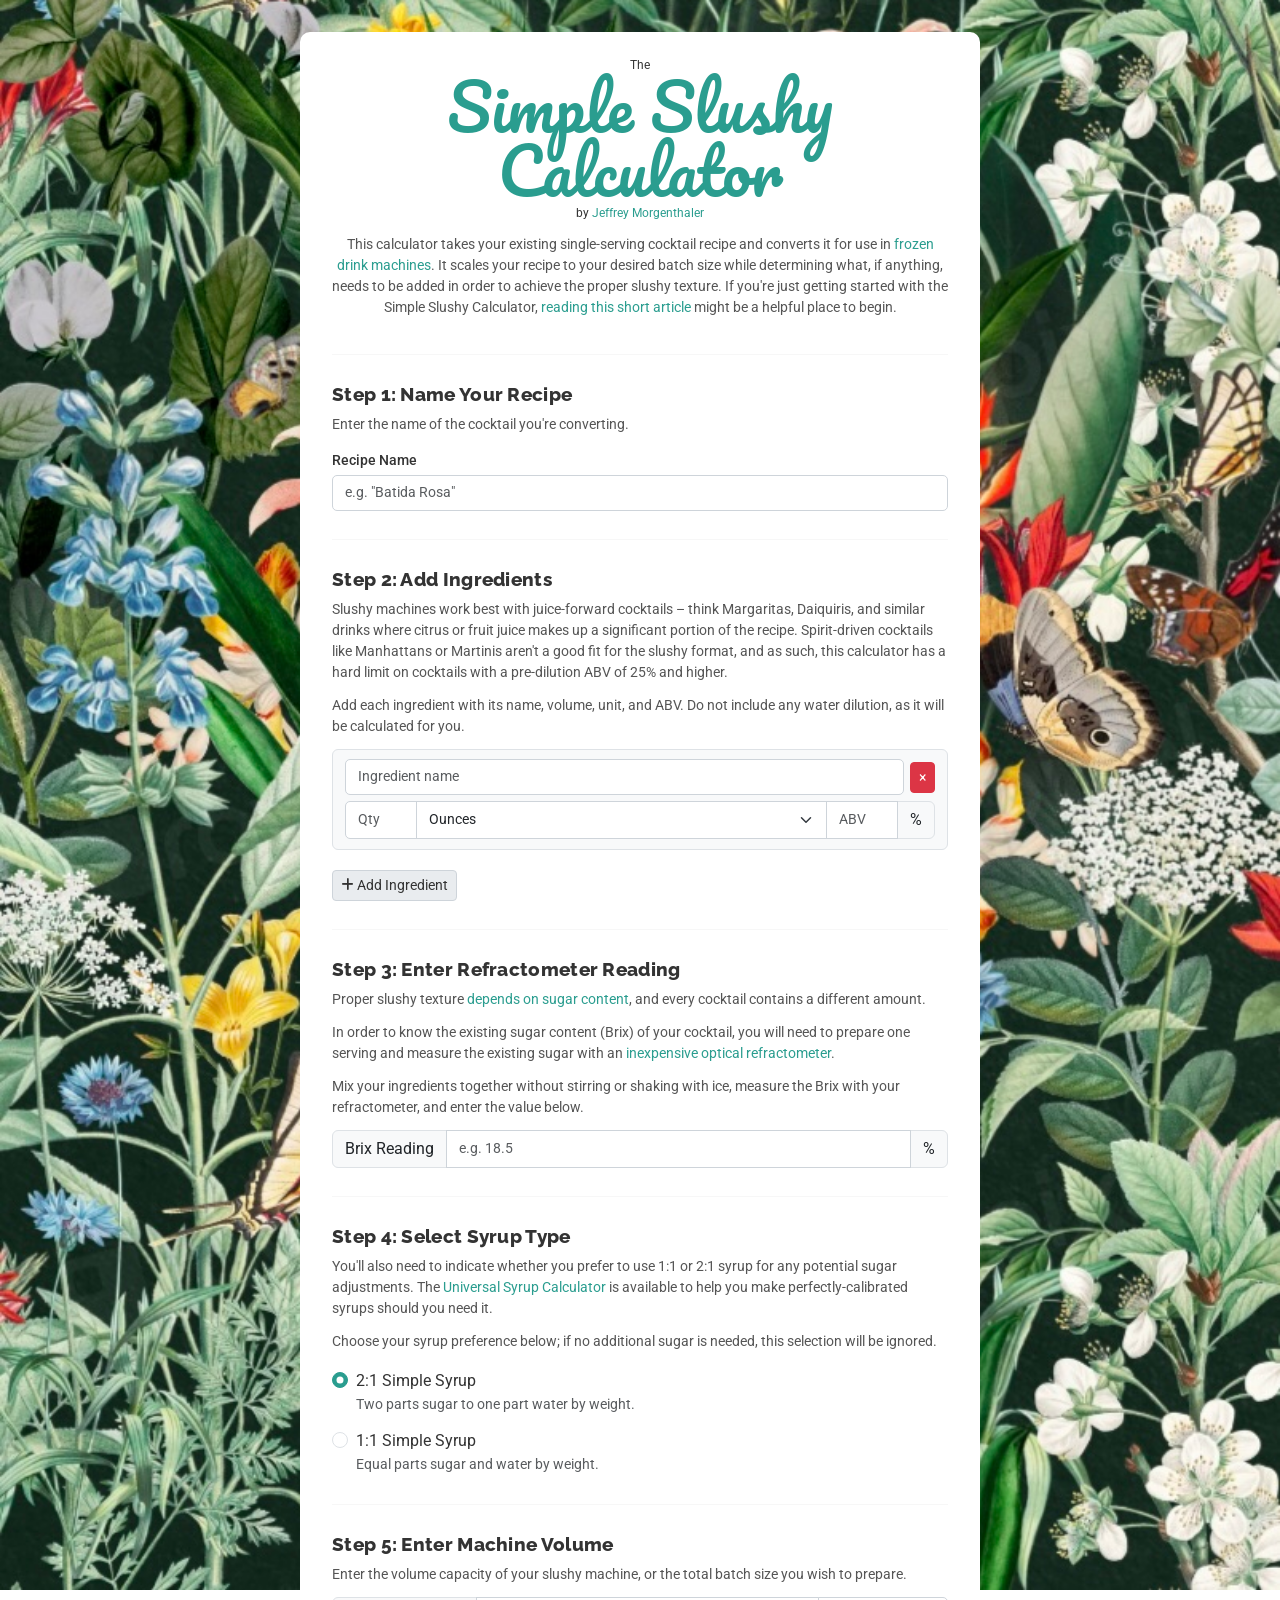
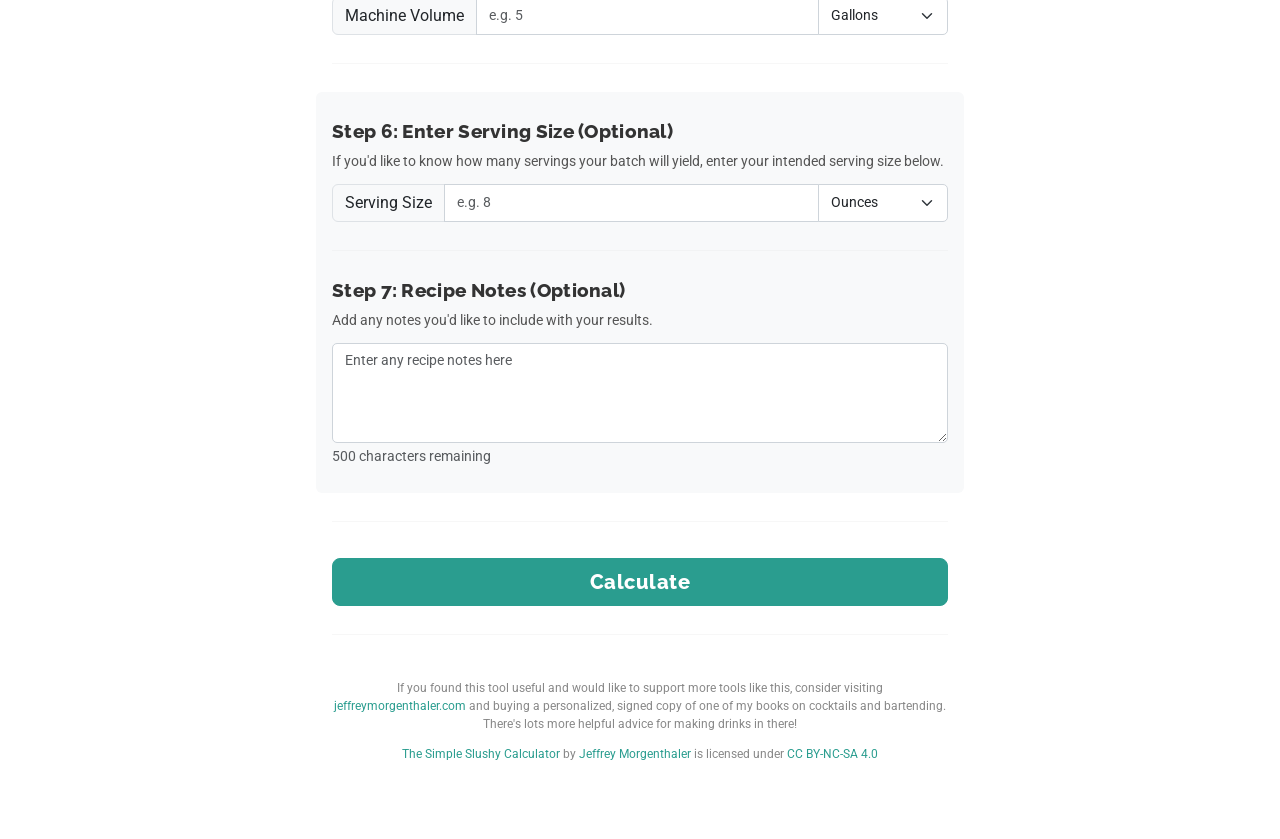
<file: index.html>
<!DOCTYPE html>
<html lang="en">
<head>
  <meta charset="UTF-8">
  <meta name="viewport" content="width=device-width, initial-scale=1.0">
  <meta name="description" content="Convert any cocktail recipe for a slushy machine. The Simple Slushy Calculator handles Brix correction, ABV targeting, and scaling to your machine volume — automatically.">
  <meta name="keywords" content="slushy calculator, frozen cocktail calculator, batch slushy, Ninja SLUSHi, cocktail brix, slushy machine cocktail, frozen drink recipe, Jeffrey Morgenthaler">
  <title>The Simple Slushy Calculator — Convert Any Cocktail for a Slushy Machine</title>

  <!-- Open Graph -->
  <meta property="og:title" content="The Simple Slushy Calculator — Convert Any Cocktail Recipe">
  <meta property="og:description" content="Convert any cocktail recipe for a slushy machine. Scales your batch and calculates exactly what to add for perfect texture.">
  <meta property="og:image" content="https://slushycalc.com/og-image.jpg">
  <meta property="og:url" content="https://slushycalc.com">
  <meta property="og:type" content="website">

  <!-- Twitter/X -->
  <meta name="twitter:card" content="summary_large_image">
  <meta name="twitter:title" content="The Simple Slushy Calculator">
  <meta name="twitter:description" content="Convert any cocktail recipe for a slushy machine.">
  <meta name="twitter:image" content="https://slushycalc.com/og-image.jpg">

  <!-- Bootstrap 5 -->
  <link href="https://cdn.jsdelivr.net/npm/bootstrap@5.3.3/dist/css/bootstrap.min.css" rel="stylesheet">

  <!-- Google Fonts -->
  <link href="https://fonts.googleapis.com/css2?family=Pacifico&family=Raleway:wght@400;600;800&family=Roboto:wght@400;500;700&display=swap" rel="stylesheet">

  <!-- Font Awesome -->
  <link rel="stylesheet" href="https://cdnjs.cloudflare.com/ajax/libs/font-awesome/6.5.0/css/all.min.css">

  <!-- Favicons -->
  <link rel="icon" type="image/png" href="/favicon-96x96.png" sizes="96x96" />
  <link rel="icon" type="image/svg+xml" href="/favicon.svg" />
  <link rel="shortcut icon" href="/favicon.ico" />
  <link rel="apple-touch-icon" sizes="180x180" href="/apple-touch-icon.png" />
  <meta name="apple-mobile-web-app-title" content="SlushyCalc" />
  <link rel="manifest" href="/site.webmanifest" />
  <meta name="theme-color" content="#2a9d8f">

  <link rel="stylesheet" href="style.css">
</head>
<body>

  <div class="form-container">

    <!-- HEADER -->
    <header>
      <p class="the">The</p>
      <h1>Simple Slushy Calculator</h1>
      <p class="byline">by <a href="https://jeffreymorgenthaler.com/" target="_blank" aria-label="Jeffrey Morgenthaler's website, opens in a new window">Jeffrey Morgenthaler</a></p>
      <p class="description">This calculator takes your existing single-serving cocktail recipe and converts it for use in <a href="https://amzn.to/4ui2Vpk" target="_blank" aria-label="Buy a frozen drink machine, opens in a new window">frozen drink machines</a>. It scales your recipe to your desired batch size while determining what, if anything, needs to be added in order to achieve the proper slushy texture. If you're just getting started with the Simple Slushy Calculator, <a href="https://jeffreymorgenthaler.com/the-simple-slushy-calculator/" target="_blank" aria-label="Read about how the Simple Slushy Calculator works, opens in a new window">reading this short article</a> might be a helpful place to begin.</p>
    </header>

    <hr>

    <!-- STEP 1: RECIPE NAME -->
    <section id="section-name" aria-labelledby="step1-heading">
      <h2 class="step-title" id="step1-heading">Step 1: Name Your Recipe</h2>
      <p>Enter the name of the cocktail you're converting.</p>
      <label for="recipe-name" class="form-label">Recipe Name</label>
      <input type="text" id="recipe-name" class="form-control" placeholder="e.g. &quot;Batida Rosa&quot;" autocomplete="off">
    </section>

    <hr>

    <!-- STEP 2: INGREDIENTS -->
    <section id="section-ingredients" aria-labelledby="step2-heading">
      <h2 class="step-title" id="step2-heading">Step 2: Add Ingredients</h2>
      <p>Slushy machines work best with juice-forward cocktails – think Margaritas, Daiquiris, and similar drinks where citrus or fruit juice makes up a significant portion of the recipe. Spirit-driven cocktails like Manhattans or Martinis aren't a good fit for the slushy format, and as such, this calculator has a hard limit on cocktails with a pre-dilution ABV of 25% and higher.</p>
      <p>Add each ingredient with its name, volume, unit, and ABV. Do not include any water dilution, as it will be calculated for you.</p>

      <ul id="ingredient-list" class="list-unstyled" aria-label="Ingredient list">
        <!-- Rows added dynamically -->
      </ul>

      <button id="add-ingredient" class="btn btn-secondary btn-sm mt-1" type="button" aria-label="Add another ingredient">
        <i class="fas fa-plus" aria-hidden="true"></i> Add Ingredient
      </button>
    </section>

    <hr>

    <!-- STEP 3: REFRACTOMETER READING -->
    <section id="section-brix" aria-labelledby="step3-heading">
      <h2 class="step-title" id="step3-heading">Step 3: Enter Refractometer Reading</h2>
      <p>Proper slushy texture <a href="https://jeffreymorgenthaler.com/how-to-use-a-slushie-machine/" target="_blank" aria-label="Learn more about sugar content in slushies, opens in a new window">depends on sugar content</a>, and every cocktail contains a different amount.</p>
      <p>In order to know the existing sugar content (Brix) of your cocktail, you will need to prepare one serving and measure the existing sugar with an <a href="https://amzn.to/48ZJlG4" target="_blank" aria-label="Buy an optical refractometer, opens in a new window">inexpensive optical refractometer</a>.</p>
      <p>Mix your ingredients together without stirring or shaking with ice, measure the Brix with your refractometer, and enter the value below.</p>
      <div class="input-group">
        <span class="input-group-text" id="brix-label">Brix Reading</span>
        <input type="number" id="brix-input" class="form-control" placeholder="e.g. 18.5" min="0" max="100" step="0.1" aria-labelledby="brix-label" aria-describedby="brix-unit">
        <span class="input-group-text" id="brix-unit">%</span>
      </div>
    </section>

    <hr>

    <!-- STEP 4: SYRUP TYPE -->
    <section id="section-syrup" aria-labelledby="step4-heading">
      <h2 class="step-title" id="step4-heading">Step 4: Select Syrup Type</h2>
      <p>You'll also need to indicate whether you prefer to use 1:1 or 2:1 syrup for any potential sugar adjustments. The <a href="https://syrupcalc.com/" target="_blank" aria-label="Universal Syrup Calculator, opens in a new window">Universal Syrup Calculator</a> is available to help you make perfectly-calibrated syrups should you need it.</p>
      <p>Choose your syrup preference below; if no additional sugar is needed, this selection will be ignored.</p>

      <div class="form-check">
        <input class="form-check-input" type="radio" name="syrup-type" id="syrup-2to1" value="67" checked>
        <label class="form-check-label" for="syrup-2to1">2:1 Simple Syrup</label>
        <small class="text-muted d-block">Two parts sugar to one part water by weight.</small>
      </div>
      <div class="form-check mt-2">
        <input class="form-check-input" type="radio" name="syrup-type" id="syrup-1to1" value="50">
        <label class="form-check-label" for="syrup-1to1">1:1 Simple Syrup</label>
        <small class="text-muted d-block">Equal parts sugar and water by weight.</small>
      </div>
    </section>

    <hr>

    <!-- STEP 5: MACHINE VOLUME -->
    <section id="section-volume" aria-labelledby="step5-heading">
      <h2 class="step-title" id="step5-heading">Step 5: Enter Machine Volume</h2>
      <p>Enter the volume capacity of your slushy machine, or the total batch size you wish to prepare.</p>
      <div class="input-group">
        <span class="input-group-text" id="machine-volume-label">Machine Volume</span>
        <input type="number" id="machine-volume" class="form-control" placeholder="e.g. 5" min="0.1" step="0.1" aria-labelledby="machine-volume-label">
        <select id="machine-unit" class="form-select" style="max-width: 130px;" aria-label="Volume unit">
          <option value="oz">Ounces</option>
          <option value="qt">Quarts</option>
          <option value="gal" selected>Gallons</option>
          <option value="l">Liters</option>
        </select>
      </div>
    </section>

    <hr>

    <!-- OPTIONAL STEPS WRAPPER -->
    <div id="optional-steps">

    <!-- STEP 6: SERVING SIZE (OPTIONAL) -->
    <section id="section-serving" aria-labelledby="step6-heading">
      <h2 class="step-title" id="step6-heading">Step 6: Enter Serving Size (Optional)</h2>
      <p>If you'd like to know how many servings your batch will yield, enter your intended serving size below.</p>
      <div class="input-group">
        <span class="input-group-text" id="serving-size-label">Serving Size</span>
        <input type="number" id="serving-size" class="form-control" placeholder="e.g. 8" min="0.1" step="0.5" aria-labelledby="serving-size-label">
        <select id="serving-unit" class="form-select" style="max-width: 130px;" aria-label="Serving size unit">
          <option value="oz">Ounces</option>
          <option value="ml">Milliliters</option>
        </select>
      </div>
    </section>

    <hr>

    <!-- STEP 7: RECIPE NOTES (OPTIONAL) -->
    <section id="section-notes" aria-labelledby="step7-heading">
      <h2 class="step-title" id="step7-heading">Step 7: Recipe Notes (Optional)</h2>
      <p>Add any notes you'd like to include with your results.</p>
      <textarea id="recipe-notes" class="form-control" rows="4" placeholder="Enter any recipe notes here" maxlength="500" aria-label="Recipe notes"></textarea>
      <small id="notes-char-count" class="form-text text-muted">500 characters remaining</small>
    </section>

    </div><!-- /#optional-steps -->

    <hr>

    <!-- CALCULATE BUTTON -->
    <button id="calculate-btn" class="btn btn-primary btn-lg w-100" type="button">
      Calculate
    </button>

    <!-- ERROR ALERT -->
    <div id="error-alert" class="alert alert-danger mt-3" role="alert" style="display:none;"></div>

    <!-- RESULTS -->
    <section id="results" style="display:none;" aria-labelledby="results-heading" aria-live="polite">
      <h2 id="results-drink-name" class="results-title"></h2>
      <p id="results-serving-count" class="results-subtitle"></p>

      <!-- Two-column wrapper (columns only activate in print) -->
      <div class="results-columns">

        <!-- Left col: original recipe (print only) -->
        <div class="results-col-original d-none d-print-block">
          <h3 class="results-section-heading">Original Recipe</h3>
          <ul id="original-recipe-list" class="results-ingredient-list" aria-label="Original recipe"></ul>
        </div>

        <!-- Right col: scaled recipe + additions -->
        <div class="results-col-scaled">
          <!-- Scaled base recipe -->
          <h3 class="results-section-heading">Scaled Base Recipe</h3>
          <ul id="scaled-base-list" class="results-ingredient-list" aria-label="Scaled base recipe"></ul>

          <!-- Additional ingredients -->
          <div id="additions-block" style="display:none;">
            <h3 class="results-section-heading additions-heading">Additional Required Ingredients</h3>
            <ul id="scaled-additions-list" class="results-ingredient-list" aria-label="Additional ingredients for slushy"></ul>
          </div>
        </div>

      </div>

      <!-- Recipe notes -->
      <div id="results-notes-block" style="display:none;">
        <h3 class="results-section-heading">Notes</h3>
        <p id="results-notes-text" class="results-notes-text"></p>
      </div>

      <p class="machine-note"><i class="fas fa-snowflake" aria-hidden="true"></i> Set your machine to maximum cold. Ignore smart presets.</p>

      <div class="mt-3 d-print-none">
        <button class="btn btn-secondary btn-sm" onclick="window.print()" type="button">
          <i class="fas fa-print" aria-hidden="true"></i> Print Recipe
        </button>
      </div>

    </section>
    <hr>

    <!-- FOOTER -->
    <footer>
      <p>If you found this tool useful and would like to support more tools like this, consider visiting <a href="https://jeffreymorgenthaler.com/book/" target="_blank">jeffreymorgenthaler.com</a> and buying a personalized, signed copy of one of my books on cocktails and bartending. There's lots more helpful advice for making drinks in there! <span id="url-display">Find this tool at www.slushycalc.com</span></p>
      <p xmlns:cc="http://creativecommons.org/ns#" xmlns:dct="http://purl.org/dc/terms/">
        <a property="dct:title" rel="cc:attributionURL" href="https://slushycalc.com/">The Simple Slushy Calculator</a>
        by <a rel="cc:attributionURL dct:creator" property="cc:attributionName" href="https://jeffreymorgenthaler.com/">Jeffrey Morgenthaler</a>
        is licensed under <a href="https://creativecommons.org/licenses/by-nc-sa/4.0/?ref=chooser-v1" target="_blank" rel="license noopener noreferrer">CC BY-NC-SA 4.0</a>
      </p>
    </footer>

  </div><!-- /.form-container -->

  <!-- Bootstrap JS -->
  <script src="https://cdn.jsdelivr.net/npm/bootstrap@5.3.3/dist/js/bootstrap.bundle.min.js"></script>

  <!-- Calculator logic -->
  <script src="calculator.js"></script>

<!--
  BEVNAP PROMO POPUP
  ==================
  Paste this snippet just before </body> on each page.
  Change the SITE_NAME variable to match each site:
    BatchCalc.com | SlushyCalc.com | SyrupCalc.com
-->
<style>
  #bevnap-overlay {
    position: fixed;
    inset: 0;
    background: rgba(0, 0, 0, 0.55);
    z-index: 9999;
    display: flex;
    align-items: center;
    justify-content: center;
    opacity: 0;
    transition: opacity 0.35s ease;
    pointer-events: none;
  }
  #bevnap-overlay.visible {
    opacity: 1;
    pointer-events: all;
  }
  #bevnap-modal {
    background: #fffdf8;
    border-radius: 12px;
    width: min(80%, 540px);
    padding: 36px 40px 32px;
    box-shadow: 0 8px 40px rgba(0,0,0,0.28);
    position: relative;
    text-align: center;
    transform: translateY(10px);
    transition: transform 0.35s ease;
    font-family: Georgia, 'Times New Roman', serif;
  }
  #bevnap-overlay.visible #bevnap-modal {
    transform: translateY(0);
  }
  #bevnap-close {
    position: absolute;
    top: 12px;
    right: 16px;
    background: none;
    border: none;
    font-size: 22px;
    line-height: 1;
    color: #999;
    cursor: pointer;
    padding: 4px 6px;
  }
  #bevnap-close:hover { color: #333; }
  #bevnap-icon {
    width: 72px;
    height: 72px;
    object-fit: contain;
    margin: 0 auto 18px;
    display: block;
  }
  #bevnap-modal h2 {
    font-weight: normal;
    color: #888;
    margin: 0 0 6px;
    font-family: -apple-system, BlinkMacSystemFont, 'Helvetica Neue', sans-serif;
    letter-spacing: 0.02em;
    text-transform: uppercase;
    font-size: 0.72rem;
  }
  #bevnap-modal p {
    font-size: 1rem;
    line-height: 1.6;
    color: #444;
    margin: 0 0 24px;
    font-family: Georgia, 'Times New Roman', serif;
  }
  #bevnap-actions {
    display: flex;
    flex-direction: column;
    align-items: center;
    gap: 14px;
  }
  #bevnap-cta {
    display: inline-block;
    background: #c0410e;
    color: #fff;
    text-decoration: none;
    padding: 12px 28px;
    border-radius: 6px;
    font-family: -apple-system, BlinkMacSystemFont, 'Helvetica Neue', sans-serif;
    font-size: 0.9rem;
    font-weight: 600;
    letter-spacing: 0.02em;
    transition: background 0.2s ease;
  }
  #bevnap-cta:hover { background: #a8370b; }
  #bevnap-dismiss {
    font-family: -apple-system, BlinkMacSystemFont, 'Helvetica Neue', sans-serif;
    font-size: 0.78rem;
    color: #aaa;
    cursor: pointer;
    background: none;
    border: none;
    text-decoration: underline;
    padding: 0;
  }
  #bevnap-dismiss:hover { color: #666; }
</style>

<div id="bevnap-overlay" role="dialog" aria-modal="true" aria-label="Bevnap app promotion">
  <div id="bevnap-modal">
    <button id="bevnap-close" aria-label="Close">&times;</button>
    <img id="bevnap-icon" src="bevnaplogo.png" alt="Bevnap" />
    <h2>From the people behind BatchCalc.com</h2>
    <p>This calculator and many other cocktail tools are available in our phone app! Everything you need to make great drinks, all in one place.</p>
    <div id="bevnap-actions">
      <a id="bevnap-cta" href="https://bevnap.app" target="_blank" rel="noopener">Visit Bevnap.app</a>
      <button id="bevnap-dismiss">No thanks</button>
    </div>
  </div>
</div>

<script>
  (function() {
    var SITE_NAME = 'SlushyCalc.com'; // ← CHANGE THIS per site
    var overlay = document.getElementById('bevnap-overlay');

    document.querySelector('#bevnap-modal h2').textContent =
      'From the people behind ' + SITE_NAME;

    function dismiss() {
      overlay.classList.remove('visible');
    }

    document.getElementById('bevnap-close').addEventListener('click', dismiss);
    document.getElementById('bevnap-dismiss').addEventListener('click', dismiss);

    overlay.addEventListener('click', function(e) {
      if (e.target === overlay) dismiss();
    });

    document.addEventListener('keydown', function(e) {
      if (e.key === 'Escape') dismiss();
    });

    setTimeout(function() {
      overlay.classList.add('visible');
    }, 1750);
  })();
</script>

</body>
</html>
</file>
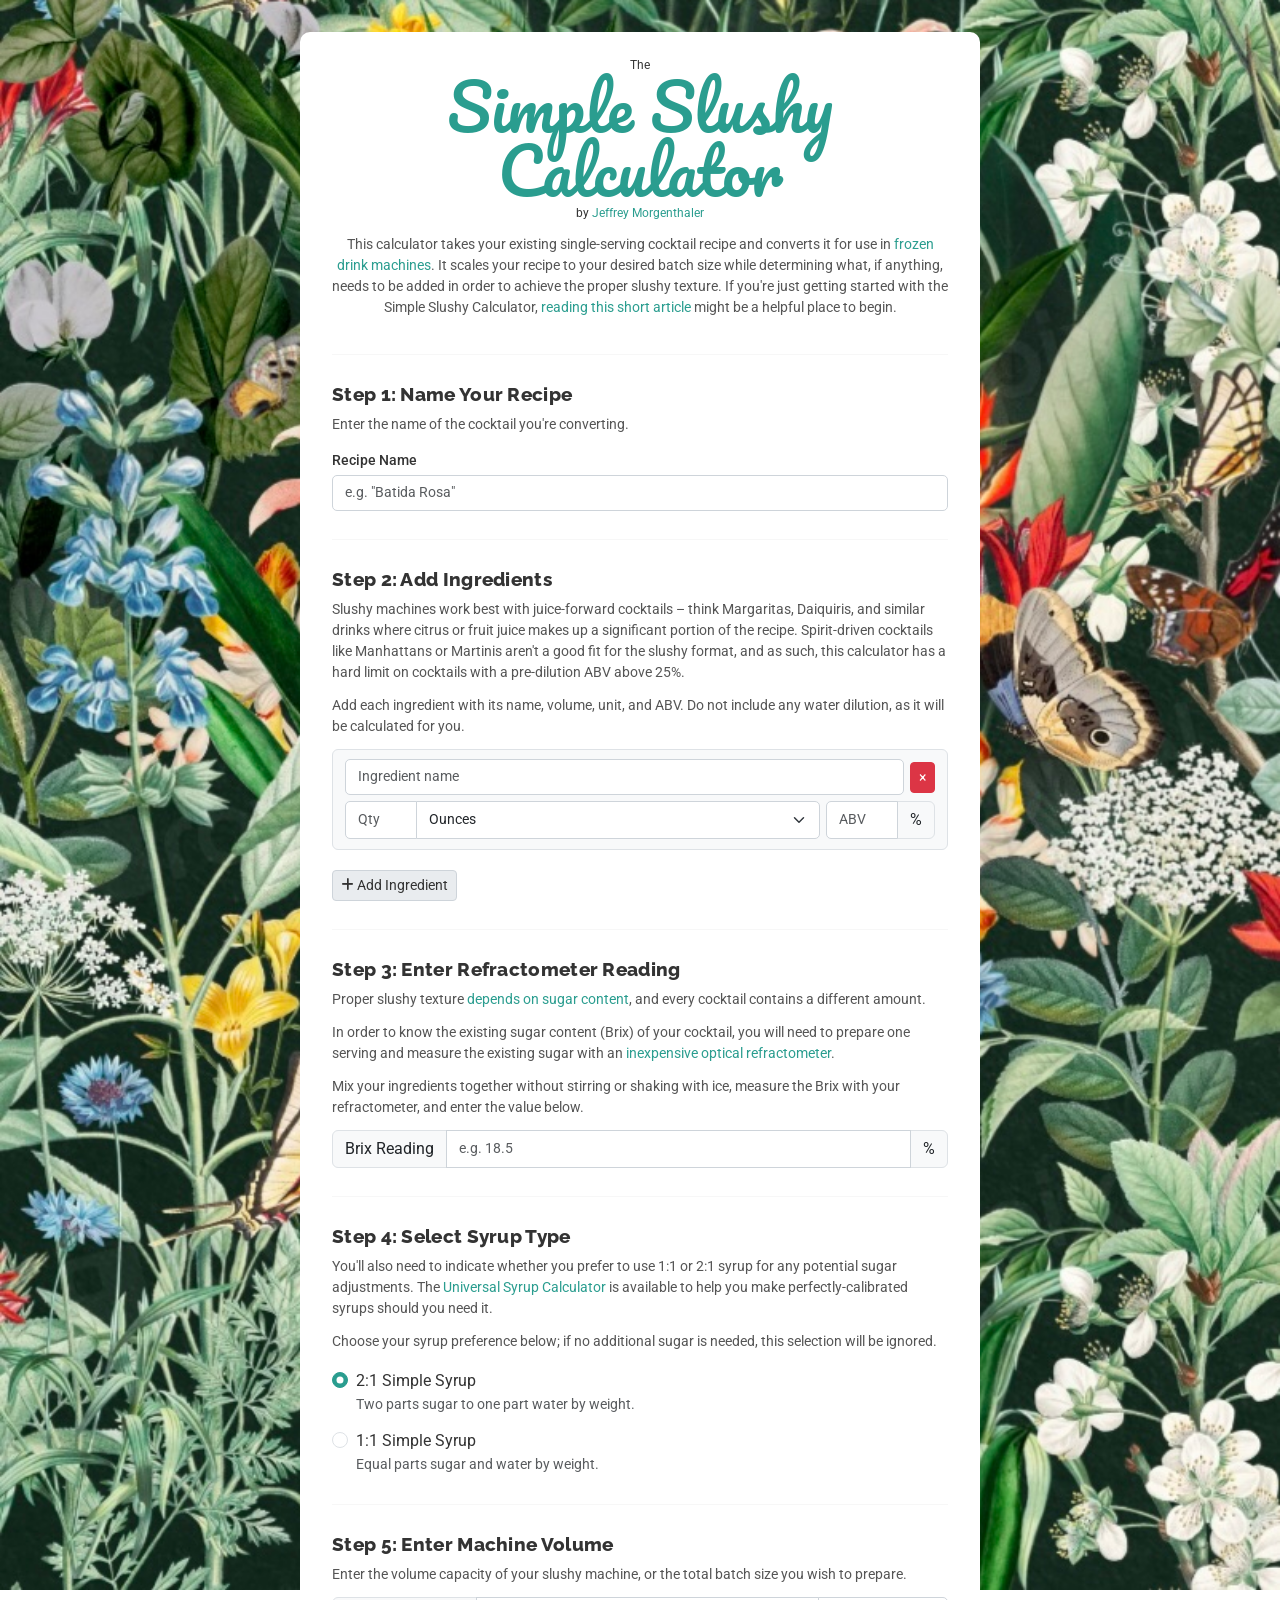
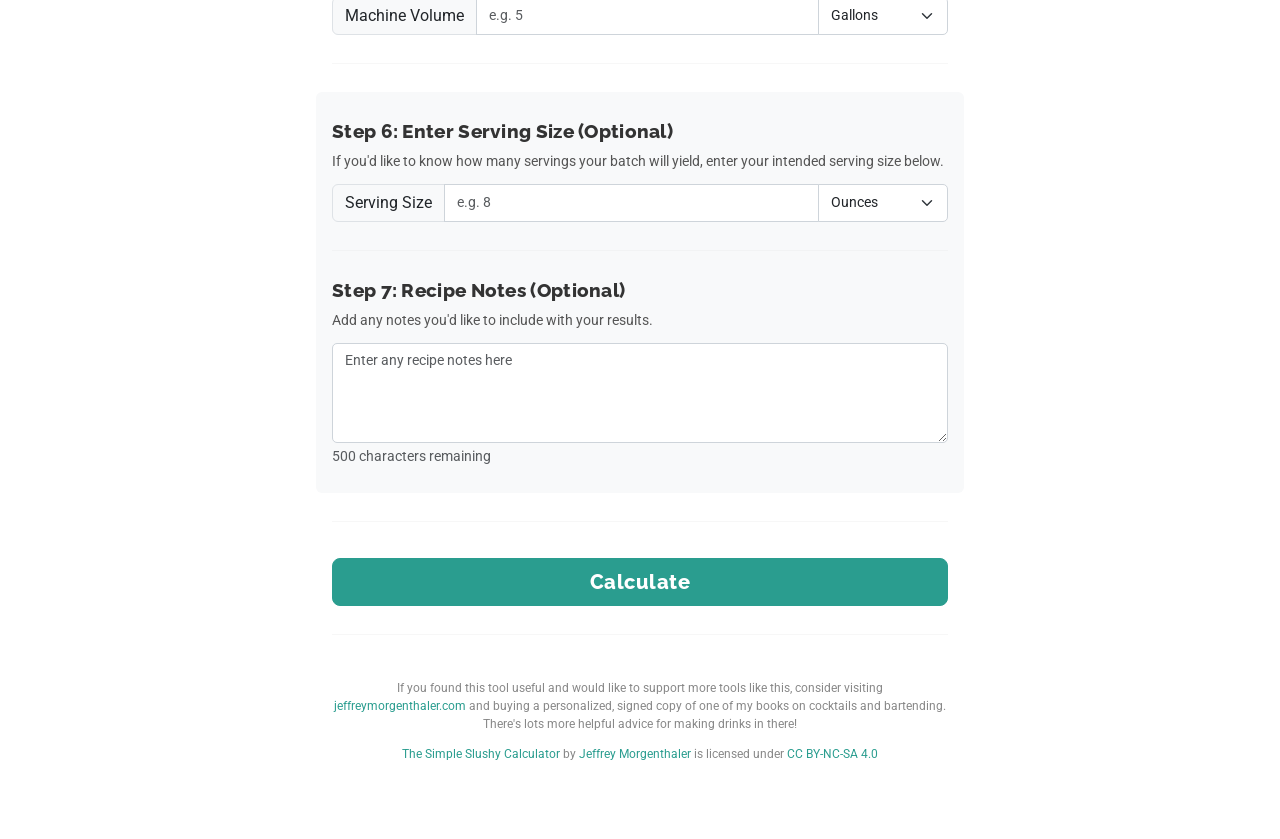
<file: test/index.html>
<!DOCTYPE html>
<html lang="en">
<head>
  <meta charset="UTF-8">
  <meta name="viewport" content="width=device-width, initial-scale=1.0">
  <meta name="description" content="Convert any cocktail recipe for a slushy machine. The Simple Slushy Calculator handles Brix correction, ABV targeting, and scaling to your machine volume — automatically.">
  <meta name="keywords" content="slushy calculator, frozen cocktail calculator, batch slushy, Ninja SLUSHi, cocktail brix, slushy machine cocktail, frozen drink recipe, Jeffrey Morgenthaler">
  <title>The Simple Slushy Calculator — Convert Any Cocktail for a Slushy Machine</title>

  <!-- Open Graph -->
  <meta property="og:title" content="The Simple Slushy Calculator — Convert Any Cocktail Recipe">
  <meta property="og:description" content="Convert any cocktail recipe for a slushy machine. Scales your batch and calculates exactly what to add for perfect texture.">
  <meta property="og:image" content="https://slushycalc.com/og-image.jpg">
  <meta property="og:url" content="https://slushycalc.com">
  <meta property="og:type" content="website">

  <!-- Twitter/X -->
  <meta name="twitter:card" content="summary_large_image">
  <meta name="twitter:title" content="The Simple Slushy Calculator">
  <meta name="twitter:description" content="Convert any cocktail recipe for a slushy machine.">
  <meta name="twitter:image" content="https://slushycalc.com/og-image.jpg">

  <!-- Bootstrap 5 -->
  <link href="https://cdn.jsdelivr.net/npm/bootstrap@5.3.3/dist/css/bootstrap.min.css" rel="stylesheet">

  <!-- Google Fonts (Lora is used for the printed recipe title) -->
  <link rel="preconnect" href="https://fonts.googleapis.com">
  <link rel="preconnect" href="https://fonts.gstatic.com" crossorigin>
  <link href="https://fonts.googleapis.com/css2?family=Lora:wght@600&family=Pacifico&family=Raleway:wght@400;600;800&family=Roboto:wght@400;500;700&display=swap" rel="stylesheet">

  <!-- Font Awesome -->
  <link rel="stylesheet" href="https://cdnjs.cloudflare.com/ajax/libs/font-awesome/6.5.0/css/all.min.css">

  <!-- Favicons -->
  <link rel="icon" type="image/png" href="/favicon-96x96.png" sizes="96x96" />
  <link rel="icon" type="image/svg+xml" href="/favicon.svg" />
  <link rel="shortcut icon" href="/favicon.ico" />
  <link rel="apple-touch-icon" sizes="180x180" href="/apple-touch-icon.png" />
  <meta name="apple-mobile-web-app-title" content="SlushyCalc" />
  <link rel="manifest" href="/site.webmanifest" />
  <meta name="theme-color" content="#2a9d8f">

  <link rel="stylesheet" href="style.css">
</head>
<body>

  <div class="form-container">

    <!-- HEADER -->
    <header>
      <p class="the">The</p>
      <h1>Simple Slushy Calculator</h1>
      <p class="byline">by <a href="https://jeffreymorgenthaler.com/" target="_blank" rel="noopener" aria-label="Jeffrey Morgenthaler's website, opens in a new window">Jeffrey Morgenthaler</a></p>
      <p class="description">This calculator takes your existing single-serving cocktail recipe and converts it for use in <a href="https://amzn.to/4ui2Vpk" target="_blank" rel="noopener" aria-label="Buy a frozen drink machine, opens in a new window">frozen drink machines</a>. It scales your recipe to your desired batch size while determining what, if anything, needs to be added in order to achieve the proper slushy texture. If you're just getting started with the Simple Slushy Calculator, <a href="https://jeffreymorgenthaler.com/the-simple-slushy-calculator/" target="_blank" rel="noopener" aria-label="Read about how the Simple Slushy Calculator works, opens in a new window">reading this short article</a> might be a helpful place to begin.</p>
    </header>

    <hr>

    <!-- STEP 1: RECIPE NAME -->
    <section id="section-name" aria-labelledby="step1-heading">
      <h2 class="step-title" id="step1-heading">Step 1: Name Your Recipe</h2>
      <p>Enter the name of the cocktail you're converting.</p>
      <label for="recipe-name" class="form-label">Recipe Name</label>
      <input type="text" id="recipe-name" class="form-control" placeholder="e.g. &quot;Batida Rosa&quot;" autocomplete="off">
    </section>

    <hr>

    <!-- STEP 2: INGREDIENTS -->
    <section id="section-ingredients" aria-labelledby="step2-heading">
      <h2 class="step-title" id="step2-heading">Step 2: Add Ingredients</h2>
      <p>Slushy machines work best with juice-forward cocktails – think Margaritas, Daiquiris, and similar drinks where citrus or fruit juice makes up a significant portion of the recipe. Spirit-driven cocktails like Manhattans or Martinis aren't a good fit for the slushy format, and as such, this calculator has a hard limit on cocktails with a pre-dilution ABV above 25%.</p>
      <p>Add each ingredient with its name, volume, unit, and ABV. Do not include any water dilution, as it will be calculated for you.</p>

      <ul id="ingredient-list" class="list-unstyled" aria-label="Ingredient list">
        <!-- Rows added dynamically -->
      </ul>

      <button id="add-ingredient" class="btn btn-secondary btn-sm mt-1" type="button" aria-label="Add another ingredient">
        <i class="fas fa-plus" aria-hidden="true"></i> Add Ingredient
      </button>
    </section>

    <hr>

    <!-- STEP 3: REFRACTOMETER READING -->
    <section id="section-brix" aria-labelledby="step3-heading">
      <h2 class="step-title" id="step3-heading">Step 3: Enter Refractometer Reading</h2>
      <p>Proper slushy texture <a href="https://jeffreymorgenthaler.com/how-to-use-a-slushie-machine/" target="_blank" rel="noopener" aria-label="Learn more about sugar content in slushies, opens in a new window">depends on sugar content</a>, and every cocktail contains a different amount.</p>
      <p>In order to know the existing sugar content (Brix) of your cocktail, you will need to prepare one serving and measure the existing sugar with an <a href="https://amzn.to/48ZJlG4" target="_blank" rel="noopener" aria-label="Buy an optical refractometer, opens in a new window">inexpensive optical refractometer</a>.</p>
      <p>Mix your ingredients together without stirring or shaking with ice, measure the Brix with your refractometer, and enter the value below.</p>
      <div class="input-group">
        <span class="input-group-text" id="brix-label">Brix Reading</span>
        <input type="number" id="brix-input" class="form-control" placeholder="e.g. 18.5" min="0" max="100" step="0.1" aria-labelledby="brix-label" aria-describedby="brix-unit">
        <span class="input-group-text" id="brix-unit">%</span>
      </div>
    </section>

    <hr>

    <!-- STEP 4: SYRUP TYPE -->
    <section id="section-syrup" aria-labelledby="step4-heading">
      <h2 class="step-title" id="step4-heading">Step 4: Select Syrup Type</h2>
      <p>You'll also need to indicate whether you prefer to use 1:1 or 2:1 syrup for any potential sugar adjustments. The <a href="https://syrupcalc.com/" target="_blank" rel="noopener" aria-label="Universal Syrup Calculator, opens in a new window">Universal Syrup Calculator</a> is available to help you make perfectly-calibrated syrups should you need it.</p>
      <p>Choose your syrup preference below; if no additional sugar is needed, this selection will be ignored.</p>

      <div class="form-check">
        <input class="form-check-input" type="radio" name="syrup-type" id="syrup-2to1" value="67" checked>
        <label class="form-check-label" for="syrup-2to1">2:1 Simple Syrup</label>
        <small class="text-muted d-block">Two parts sugar to one part water by weight.</small>
      </div>
      <div class="form-check mt-2">
        <input class="form-check-input" type="radio" name="syrup-type" id="syrup-1to1" value="50">
        <label class="form-check-label" for="syrup-1to1">1:1 Simple Syrup</label>
        <small class="text-muted d-block">Equal parts sugar and water by weight.</small>
      </div>
    </section>

    <hr>

    <!-- STEP 5: MACHINE VOLUME -->
    <section id="section-volume" aria-labelledby="step5-heading">
      <h2 class="step-title" id="step5-heading">Step 5: Enter Machine Volume</h2>
      <p>Enter the volume capacity of your slushy machine, or the total batch size you wish to prepare.</p>
      <div class="input-group">
        <span class="input-group-text" id="machine-volume-label">Machine Volume</span>
        <input type="number" id="machine-volume" class="form-control" placeholder="e.g. 5" min="0.1" step="0.1" aria-labelledby="machine-volume-label">
        <select id="machine-unit" class="form-select" style="max-width: 130px;" aria-label="Volume unit">
          <option value="oz">Ounces</option>
          <option value="qt">Quarts</option>
          <option value="gal" selected>Gallons</option>
          <option value="l">Liters</option>
        </select>
      </div>
    </section>

    <hr>

    <!-- OPTIONAL STEPS WRAPPER -->
    <div id="optional-steps">

    <!-- STEP 6: SERVING SIZE (OPTIONAL) -->
    <section id="section-serving" aria-labelledby="step6-heading">
      <h2 class="step-title" id="step6-heading">Step 6: Enter Serving Size (Optional)</h2>
      <p>If you'd like to know how many servings your batch will yield, enter your intended serving size below.</p>
      <div class="input-group">
        <span class="input-group-text" id="serving-size-label">Serving Size</span>
        <input type="number" id="serving-size" class="form-control" placeholder="e.g. 8" min="0.1" step="0.5" aria-labelledby="serving-size-label">
        <select id="serving-unit" class="form-select" style="max-width: 130px;" aria-label="Serving size unit">
          <option value="oz">Ounces</option>
          <option value="ml">Milliliters</option>
        </select>
      </div>
    </section>

    <hr>

    <!-- STEP 7: RECIPE NOTES (OPTIONAL) -->
    <section id="section-notes" aria-labelledby="step7-heading">
      <h2 class="step-title" id="step7-heading">Step 7: Recipe Notes (Optional)</h2>
      <p>Add any notes you'd like to include with your results.</p>
      <textarea id="recipe-notes" class="form-control" rows="4" placeholder="Enter any recipe notes here" maxlength="500" aria-label="Recipe notes"></textarea>
      <small id="notes-char-count" class="form-text text-muted">500 characters remaining</small>
    </section>

    </div><!-- /#optional-steps -->

    <hr>

    <!-- CALCULATE BUTTON -->
    <button id="calculate-btn" class="btn btn-primary btn-lg w-100" type="button">
      Calculate
    </button>

    <!-- ERROR ALERT -->
    <div id="error-alert" class="alert alert-danger mt-3" role="alert" style="display:none;"></div>

    <!-- RESULTS -->
    <section id="results" style="display:none;" aria-labelledby="results-drink-name" aria-live="polite">
      <h2 id="results-drink-name" class="results-title"></h2>
      <p id="results-serving-count" class="results-subtitle"></p>

      <!-- Notices (filled by calculator.js when relevant) -->
      <div id="results-warnings" class="results-notice" role="note" style="display:none;"></div>

      <!-- Two-column wrapper (columns only activate in print) -->
      <div class="results-columns">

        <!-- Left col: original recipe (print only) -->
        <div class="results-col-original d-none d-print-block">
          <h3 class="results-section-heading">Original Recipe</h3>
          <ul id="original-recipe-list" class="results-ingredient-list" aria-label="Original recipe"></ul>
        </div>

        <!-- Right col: scaled recipe + additions -->
        <div class="results-col-scaled">
          <!-- Scaled base recipe -->
          <h3 class="results-section-heading">Scaled Base Recipe</h3>
          <ul id="scaled-base-list" class="results-ingredient-list" aria-label="Scaled base recipe"></ul>

          <!-- Additional ingredients -->
          <div id="additions-block" style="display:none;">
            <h3 class="results-section-heading additions-heading">Additional Required Ingredients</h3>
            <ul id="scaled-additions-list" class="results-ingredient-list" aria-label="Additional ingredients for slushy"></ul>
          </div>
        </div>

      </div>

      <!-- Recipe notes -->
      <div id="results-notes-block" style="display:none;">
        <h3 class="results-section-heading">Notes</h3>
        <p id="results-notes-text" class="results-notes-text"></p>
      </div>

      <p class="machine-note"><i class="fas fa-snowflake" aria-hidden="true"></i> Set your machine to maximum cold. Ignore smart presets.</p>

      <div class="mt-3 d-print-none">
        <button class="btn btn-secondary btn-sm" onclick="window.print()" type="button">
          <i class="fas fa-print" aria-hidden="true"></i> Print Recipe
        </button>
      </div>

    </section>
    <hr>

    <!-- FOOTER -->
    <footer>
      <p>If you found this tool useful and would like to support more tools like this, consider visiting <a href="https://jeffreymorgenthaler.com/book/" target="_blank" rel="noopener">jeffreymorgenthaler.com</a> and buying a personalized, signed copy of one of my books on cocktails and bartending. There's lots more helpful advice for making drinks in there! <span id="url-display">Find this tool at www.slushycalc.com</span></p>
      <p xmlns:cc="http://creativecommons.org/ns#" xmlns:dct="http://purl.org/dc/terms/">
        <a property="dct:title" rel="cc:attributionURL" href="https://slushycalc.com/">The Simple Slushy Calculator</a>
        by <a rel="cc:attributionURL dct:creator" property="cc:attributionName" href="https://jeffreymorgenthaler.com/">Jeffrey Morgenthaler</a>
        is licensed under <a href="https://creativecommons.org/licenses/by-nc-sa/4.0/?ref=chooser-v1" target="_blank" rel="license noopener noreferrer">CC BY-NC-SA 4.0</a>
      </p>
    </footer>

  </div><!-- /.form-container -->

  <!-- Bootstrap JS -->
  <script src="https://cdn.jsdelivr.net/npm/bootstrap@5.3.3/dist/js/bootstrap.bundle.min.js"></script>

  <!-- Calculator logic -->
  <script src="calculator.js"></script>

<!--
  BEVNAP PROMO POPUP
  ==================
  Paste this snippet just before </body> on each page.
  Change the SITE_NAME variable to match each site:
    BatchCalc.com | SlushyCalc.com | SyrupCalc.com
-->
<style>
  #bevnap-overlay {
    position: fixed;
    inset: 0;
    background: rgba(0, 0, 0, 0.55);
    z-index: 9999;
    display: flex;
    align-items: center;
    justify-content: center;
    opacity: 0;
    transition: opacity 0.35s ease;
    pointer-events: none;
  }
  #bevnap-overlay.visible {
    opacity: 1;
    pointer-events: all;
  }
  #bevnap-modal {
    background: #fffdf8;
    border-radius: 12px;
    width: min(80%, 540px);
    padding: 36px 40px 32px;
    box-shadow: 0 8px 40px rgba(0,0,0,0.28);
    position: relative;
    text-align: center;
    transform: translateY(10px);
    transition: transform 0.35s ease;
    font-family: Georgia, 'Times New Roman', serif;
  }
  #bevnap-overlay.visible #bevnap-modal {
    transform: translateY(0);
  }
  #bevnap-close {
    position: absolute;
    top: 12px;
    right: 16px;
    background: none;
    border: none;
    font-size: 22px;
    line-height: 1;
    color: #999;
    cursor: pointer;
    padding: 4px 6px;
  }
  #bevnap-close:hover { color: #333; }
  #bevnap-icon {
    width: 72px;
    height: 72px;
    object-fit: contain;
    margin: 0 auto 18px;
    display: block;
  }
  #bevnap-modal h2 {
    font-weight: normal;
    color: #888;
    margin: 0 0 6px;
    font-family: -apple-system, BlinkMacSystemFont, 'Helvetica Neue', sans-serif;
    letter-spacing: 0.02em;
    text-transform: uppercase;
    font-size: 0.72rem;
  }
  #bevnap-modal p {
    font-size: 1rem;
    line-height: 1.6;
    color: #444;
    margin: 0 0 24px;
    font-family: Georgia, 'Times New Roman', serif;
  }
  #bevnap-actions {
    display: flex;
    flex-direction: column;
    align-items: center;
    gap: 14px;
  }
  #bevnap-cta {
    display: inline-block;
    background: #c0410e;
    color: #fff;
    text-decoration: none;
    padding: 12px 28px;
    border-radius: 6px;
    font-family: -apple-system, BlinkMacSystemFont, 'Helvetica Neue', sans-serif;
    font-size: 0.9rem;
    font-weight: 600;
    letter-spacing: 0.02em;
    transition: background 0.2s ease;
  }
  #bevnap-cta:hover { background: #a8370b; }
  #bevnap-dismiss {
    font-family: -apple-system, BlinkMacSystemFont, 'Helvetica Neue', sans-serif;
    font-size: 0.78rem;
    color: #aaa;
    cursor: pointer;
    background: none;
    border: none;
    text-decoration: underline;
    padding: 0;
  }
  #bevnap-dismiss:hover { color: #666; }
</style>

<div id="bevnap-overlay" role="dialog" aria-modal="true" aria-label="Bevnap app promotion">
  <div id="bevnap-modal">
    <button id="bevnap-close" aria-label="Close">&times;</button>
    <img id="bevnap-icon" src="bevnaplogo.png" alt="Bevnap" />
    <h2>From the people behind BatchCalc.com</h2>
    <p>This calculator and many other cocktail tools are available in our phone app! Everything you need to make great drinks, all in one place.</p>
    <div id="bevnap-actions">
      <a id="bevnap-cta" href="https://bevnap.app" target="_blank" rel="noopener">Visit Bevnap.app</a>
      <button id="bevnap-dismiss">No thanks</button>
    </div>
  </div>
</div>

<script>
  (function() {
    var SITE_NAME = 'SlushyCalc.com'; // ← CHANGE THIS per site
    var overlay = document.getElementById('bevnap-overlay');

    document.querySelector('#bevnap-modal h2').textContent =
      'From the people behind ' + SITE_NAME;

    function dismiss() {
      overlay.classList.remove('visible');
    }

    document.getElementById('bevnap-close').addEventListener('click', dismiss);
    document.getElementById('bevnap-dismiss').addEventListener('click', dismiss);

    overlay.addEventListener('click', function(e) {
      if (e.target === overlay) dismiss();
    });

    document.addEventListener('keydown', function(e) {
      if (e.key === 'Escape') dismiss();
    });

    setTimeout(function() {
      overlay.classList.add('visible');
    }, 1750);
  })();
</script>

</body>
</html>
</file>
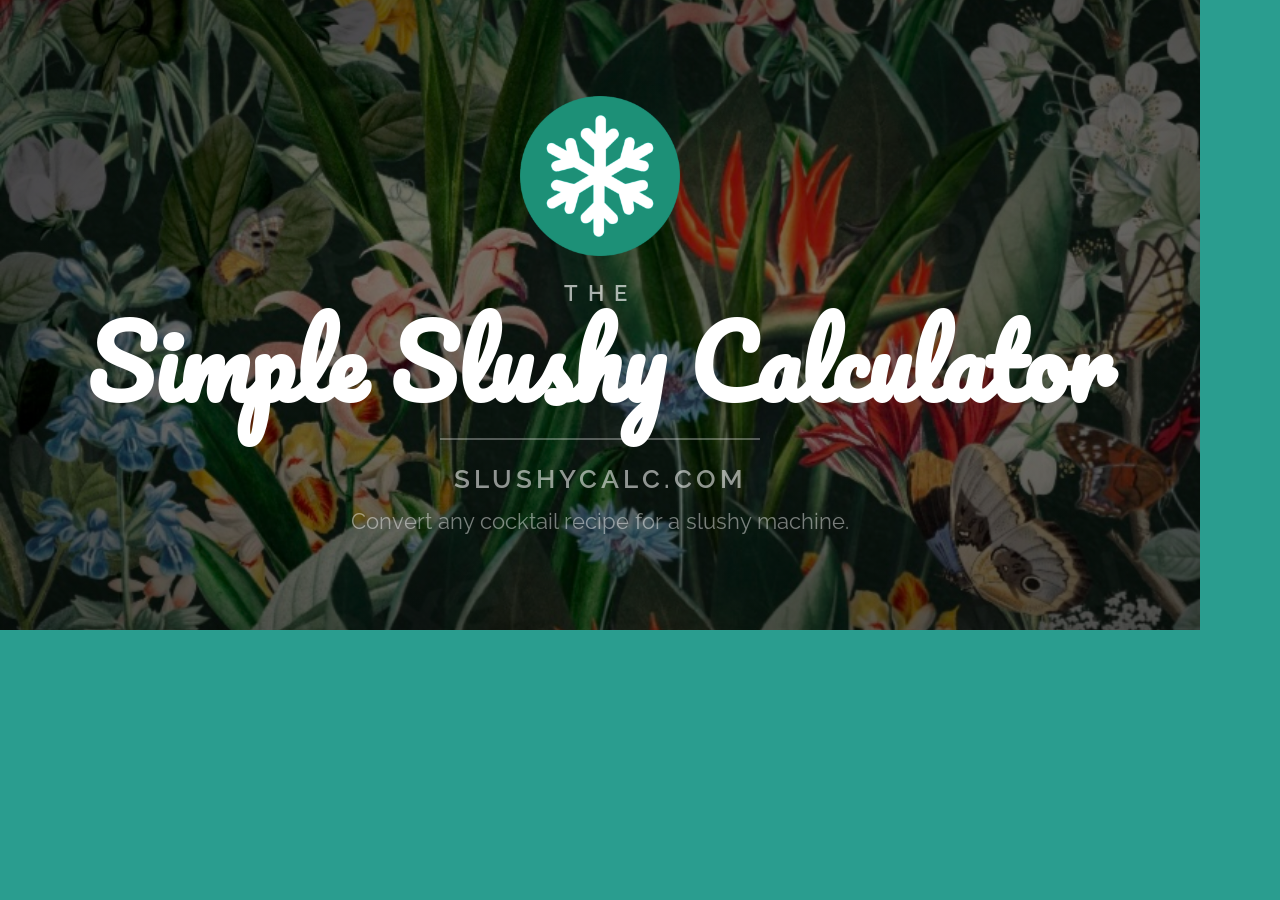
<file: preview/og-image.html>
<!DOCTYPE html>
<html lang="en">
<head>
  <meta charset="UTF-8">
  <meta name="viewport" content="width=1200">
  <link href="https://fonts.googleapis.com/css2?family=Pacifico&family=Raleway:wght@400;600&display=swap" rel="stylesheet">
  <style>
    * { margin: 0; padding: 0; box-sizing: border-box; }

    body {
      width: 1200px;
      height: 630px;
      overflow: hidden;
      background: #2a9d8f;
    }

    .card {
      width: 1200px;
      height: 630px;
      background: url('background.jpg') center center / cover no-repeat;
      display: flex;
      flex-direction: column;
      align-items: center;
      justify-content: center;
      position: relative;
      gap: 0;
    }

    /* Dark overlay for legibility */
    .card::before {
      content: '';
      position: absolute;
      inset: 0;
      background: rgba(0,0,0,0.52);
      pointer-events: none;
    }

    /* Radial ombre — darker at edges */
    .card::after {
      content: '';
      position: absolute;
      inset: 0;
      background: radial-gradient(ellipse at center, transparent 30%, rgba(0,0,0,0.35) 100%);
      pointer-events: none;
    }

    .snowflake {
      width: 160px;
      height: 160px;
      margin-bottom: 24px;
      /* Remove the teal circle background, keep only the white snowflake */
      /* We'll use mix-blend-mode to knock out the circle */
      position: relative;
      z-index: 1;
    }

    .the {
      font-family: 'Raleway', sans-serif;
      font-size: 22px;
      font-weight: 600;
      color: rgba(255,255,255,0.65);
      letter-spacing: 10px;
      text-transform: uppercase;
      margin-bottom: 8px;
      position: relative;
      z-index: 1;
    }

    .title {
      font-family: 'Pacifico', cursive;
      font-size: 96px;
      color: #ffffff;
      line-height: 1;
      margin-bottom: 28px;
      position: relative;
      z-index: 1;
    }

    .rule {
      width: 320px;
      height: 2px;
      background: rgba(255,255,255,0.3);
      margin-bottom: 24px;
      position: relative;
      z-index: 1;
    }

    .url {
      font-family: 'Raleway', sans-serif;
      font-size: 26px;
      font-weight: 600;
      color: rgba(255,255,255,0.55);
      letter-spacing: 4px;
      text-transform: uppercase;
      position: relative;
      z-index: 1;
    }

    .tagline {
      font-family: 'Raleway', sans-serif;
      font-size: 22px;
      font-weight: 400;
      color: rgba(255,255,255,0.45);
      margin-top: 14px;
      position: relative;
      z-index: 1;
    }
  </style>
</head>
<body>
  <div class="card">
    <img class="snowflake" src="snowflake.png" alt="Snowflake">
    <p class="the">The</p>
    <h1 class="title">Simple Slushy Calculator</h1>
    <div class="rule"></div>
    <p class="url">slushycalc.com</p>
    <p class="tagline">Convert any cocktail recipe for a slushy machine.</p>
  </div>
</body>
</html>
</file>
<file: style.css>
/* ============================================================
   slushycalc.com — style.css
   Bootstrap 5 base + custom overrides
   ============================================================ */

@import url('https://fonts.googleapis.com/css2?family=Pacifico&family=Raleway:wght@400;600;800&family=Roboto:wght@400;500;700&family=Lora:wght@600&display=swap');

/* ---- Base ---- */

body {
  font-family: 'Roboto', Arial, sans-serif;
  background: url('background.jpg') no-repeat center center fixed;
  background-size: cover;
  display: flex;
  justify-content: center;
  align-items: flex-start;
  padding: 2rem 1rem;
  min-height: 100vh;
  color: #333;
  line-height: 1.6;
}

/* ---- Main container ---- */

.form-container {
  background-color: #fff;
  border-radius: 10px;
  max-width: 680px;
  width: 100%;
  padding: 0 2rem 2rem;
  margin: 0 auto;
}

/* ---- Header ---- */

header {
  text-align: center;
  padding: 1.5rem 0 0.5rem;
}

header .the {
  font-family: 'Roboto', Arial, sans-serif;
  font-size: 0.75rem;
  margin: 0;
  color: #333;
}

header h1 {
  font-family: 'Pacifico', cursive;
  font-size: 4rem;
  font-weight: 400;
  line-height: 1;
  color: #2a9d8f;
  margin: 0 0 0.1rem;
}

header .byline {
  font-size: 0.75rem;
  color: #333;
  margin: 0 0 0.75rem;
}

header .description {
  font-size: 0.875rem;
  color: #555;
  margin-bottom: 0;
}

/* ---- Section headings ---- */

.step-title {
  font-family: 'Raleway', sans-serif;
  font-size: 1.2rem;
  font-weight: 800;
  color: #333;
  letter-spacing: 0.3px;
  margin-bottom: 0.5rem;
}

/* ---- Body text ---- */

p {
  font-size: 0.875rem;
  color: #555;
  margin-bottom: 0.75rem;
  line-height: 1.5;
}

/* ---- Dividers ---- */

hr {
  margin: 1.75rem 0;
  border-color: #e0e0e0;
}

/* ---- Form elements ---- */

.form-label {
  font-size: 0.875rem;
  font-weight: 500;
  color: #333;
  margin-bottom: 0.25rem;
}

.form-control,
.form-select {
  border-radius: 5px;
  border: 1px solid #ced4da;
  font-size: 0.9rem;
  transition: border-color 0.2s ease, box-shadow 0.2s ease;
}

.form-control:focus,
.form-select:focus {
  border-color: #2a9d8f;
  box-shadow: 0 0 0 0.2rem rgba(42, 157, 143, 0.25);
}

.form-check-input:checked {
  background-color: #2a9d8f;
  border-color: #2a9d8f;
}

.form-check-input:focus {
  box-shadow: 0 0 0 0.2rem rgba(42, 157, 143, 0.25);
}

.form-check {
  padding-top: 0.25rem;
}

/* ---- Ingredient rows ---- */

#ingredient-list li {
  margin-bottom: 0.75rem;
}

.ingredient-card {
  border: 1px solid #dee2e6;
  border-radius: 6px;
  padding: 0.6rem 0.75rem;
  background-color: #f8f9fa;
}

.ingredient-row-top {
  display: flex;
  gap: 0.4rem;
  margin-bottom: 0.4rem;
  align-items: center;
}

.ingredient-row-top .ingredient-name {
  flex: 1 1 auto;
  background-color: #fff;
}

.ingredient-row-top .btn-remove {
  flex: 0 0 auto;
}

.ingredient-row-bottom .input-group {
  width: 100%;
}

.ingredient-row-bottom .ingredient-quantity {
  flex: 0 0 4.5rem;
  max-width: 4.5rem;
  background-color: #fff;
}

.ingredient-row-bottom .ingredient-unit {
  flex: 1 1 auto;
  min-width: 0;
  background-color: #fff;
}

.ingredient-row-bottom .ingredient-abv {
  flex: 0 0 4.5rem;
  max-width: 4.5rem;
  background-color: #fff;
}

/* ---- Optional sections ---- */

#optional-steps {
  background-color: #f8f9fa;
  border-radius: 6px;
  padding: 1.75rem 1rem 1.5rem 1rem;
  margin-left: -1rem;
  margin-right: -1rem;
}

#optional-steps section + section {
  margin-top: 0;
}

.btn-primary {
  background-color: #2a9d8f;
  border-color: #2a9d8f;
  transition: background-color 0.2s ease, box-shadow 0.2s ease;
}

.btn-primary:hover,
.btn-primary:focus {
  background-color: #21867a;
  border-color: #21867a;
  box-shadow: 0 4px 10px rgba(0, 0, 0, 0.12);
}

.btn-secondary {
  background-color: #e9ecef;
  border-color: #ced4da;
  color: #333;
  font-size: 0.875rem;
}

.btn-secondary:hover {
  background-color: #dee2e6;
  color: #333;
}

#calculate-btn {
  margin-top: 0.5rem;
  font-family: 'Raleway', sans-serif;
  font-weight: 800;
  letter-spacing: 0.5px;
}

/* ---- Error alert ---- */

.alert-danger {
  font-size: 0.875rem;
}

/* ---- Results ---- */

#results {
  padding-top: 2rem;
}

.results-title {
  font-family: 'Pacifico', cursive;
  font-size: 2rem;
  font-weight: 400;
  color: #2a9d8f;
  margin-bottom: 0.25rem;
}

.results-subtitle {
  font-size: 0.9rem;
  color: #555;
  margin-bottom: 1.5rem;
}

.results-section-heading {
  font-family: 'Raleway', sans-serif;
  font-size: 1.1rem;
  font-weight: 800;
  color: #333;
  border-bottom: 2px solid #e0e0e0;
  padding-bottom: 0.4rem;
  margin-bottom: 0.75rem;
  margin-top: 1.5rem;
}

.additions-heading {
  color: #2a9d8f;
  border-bottom-color: #2a9d8f;
}

.results-ingredient-list {
  list-style: none;
  padding: 0;
  margin: 0 0 0.5rem;
}

.results-ingredient-item {
  display: flex;
  justify-content: space-between;
  align-items: baseline;
  padding: 0.45rem 0;
  border-bottom: 1px solid #f0f0f0;
  font-size: 0.95rem;
}

.results-ingredient-item:last-child {
  border-bottom: none;
}

.ing-name {
  font-weight: 600;
  color: #222;
  padding-right: 1rem;
}

.results-ingredient-addition .ing-name {
  color: #2a9d8f;
}

.ing-amount {
  font-size: 0.875rem;
  color: #666;
  white-space: nowrap;
}

.results-notes-text {
  font-size: 0.875rem;
  color: #555;
  margin-bottom: 0;
}

/* Machine note */
.machine-note {
  font-size: 0.8rem;
  color: #888;
  font-style: italic;
  text-align: center;
  margin-top: 1.5rem;
  margin-bottom: 0;
}

.machine-note .fa-snowflake {
  color: #2a9d8f;
  margin-right: 0.3rem;
}

/* ---- Links ---- */

a {
  color: #2a9d8f;
  text-decoration: none;
}

a:hover {
  text-decoration: underline;
}

/* ---- Footer ---- */

footer {
  text-align: center;
  font-size: 0.75rem;
  color: #888;
  padding-top: 1rem;
}

footer p {
  font-size: 0.75rem;
  color: #888;
}

#url-display {
  display: none;
}

/* ============================================================
   MOBILE
   ============================================================ */

@media (max-width: 767px) {

  body {
    padding: 0.5rem 0;
  }

  .form-container {
    border-radius: 8px;
    padding: 0 1rem 1.5rem;
    margin: 0.75rem;
    max-width: 100%;
  }

  header h1 {
    font-size: 2.75rem;
  }

  .step-title {
    font-size: 1.1rem;
  }

  /* Stack ingredient rows on mobile */
  .ingredient-row {
    flex-wrap: wrap;
    gap: 0.4rem;
  }

  .ingredient-name {
    flex: 1 1 100%;
  }

  .ingredient-quantity {
    flex: 1 1 calc(33% - 0.4rem);
  }

  .ingredient-unit {
    flex: 1 1 calc(33% - 0.4rem);
  }

  .ingredient-abv-group {
    flex: 1 1 calc(33% - 0.4rem);
  }

  .btn-remove {
    flex: 0 0 auto;
    align-self: flex-end;
  }

  .result-value {
    font-size: 1.4rem;
  }

  #calculate-btn {
    font-size: 1rem;
  }
}

/* ============================================================
   PRINT
   ============================================================ */

@media print {

  html, body {
    background: none !important;
    display: block;
    padding: 0;
    margin: 0;
    height: 100%;
  }

  .form-container {
    width: 100%;
    max-width: 100%;
    height: auto;
    border: none !important;
    background: none !important;
    border-radius: 0;
    margin: 0;
    padding: 0;
    display: flex;
    flex-direction: column;
    min-height: 100vh;
  }

  /* Hide all input sections and interactive elements */
  #section-name,
  #section-ingredients,
  #section-brix,
  #section-syrup,
  #section-volume,
  #optional-steps,
  #calculate-btn,
  #error-alert,
  button,
  hr {
    display: none !important;
  }

  /* Show only header, results, footer */
  header,
  #results,
  footer {
    display: block !important;
  }

  header {
    flex: 0 1 auto;
    text-align: left;
    padding: 0;
    margin-top: 0;
    padding-top: 0;
  }

  header h1 {
    font-size: 1.75rem;
    line-height: 1;
    margin-bottom: 0.25rem;
    color: #000;
    text-align: left;
  }

  header .the {
    text-align: left;
    font-size: 0.7rem;
    margin: 0;
  }

  header .byline {
    text-align: left;
    font-weight: bold;
    margin: 0;
  }

  header .description {
    display: none;
  }

  #url-display {
    display: inline;
  }

  /* Two-column results layout for print */
  .results-columns {
    display: flex;
    flex-wrap: nowrap;
    gap: 2rem;
    align-items: flex-start;
  }

  .results-col-original {
    flex: 0 0 30%;
  }

  .results-col-scaled {
    flex: 1 1 auto;
  }

  /* Results */
  #results {
    flex: 0 1 auto;
    padding-top: 1.5rem;
    margin-top: 0;
  }

  .results-title {
    font-family: 'Lora', serif;
    font-size: 2.25rem;
    color: #000;
    margin-bottom: 0.1rem;
  }

  header h1 {
    color: #2a9d8f;
  }

  .results-subtitle {
    font-size: 0.85rem;
    font-weight: 600;
    color: #000;
    margin-bottom: 1.25rem;
  }

  .results-section-heading {
    font-family: 'Raleway', sans-serif;
    font-size: 0.75rem;
    font-weight: 800;
    text-transform: uppercase;
    letter-spacing: 0.5px;
    color: #000;
    border-bottom: 3px solid #000;
    padding-bottom: 3px;
    margin-top: 1.25rem;
    margin-bottom: 0.6rem;
  }

  .additions-heading {
    color: #000;
    border-bottom-color: #000;
  }

  .results-ingredient-list {
    list-style: none;
    padding: 0;
    margin: 0;
  }

  .results-ingredient-item {
    display: flex;
    justify-content: space-between;
    padding: 0.2rem 0;
    border-bottom: none;
    font-size: 0.85rem;
  }

  .ing-name {
    font-weight: 600;
    color: #000;
  }

  .results-ingredient-addition .ing-name {
    color: #000;
  }

  .ing-amount {
    color: #000;
    font-size: 0.85rem;
  }

  .results-notes-text {
    font-size: 0.85rem;
    color: #000;
  }

  .machine-note {
    font-size: 0.75rem;
    font-style: italic;
    color: #555;
    text-align: left;
    margin-top: 1rem;
  }

  /* Footer */
  footer {
    font-size: 0.7rem;
    color: #555;
    flex-shrink: 0;
    margin-top: auto;
    padding-bottom: 1rem;
    text-align: center;
  }

  footer p {
    font-size: 0.7rem;
    font-weight: 500;
    color: #555;
    margin-bottom: 0;
    padding-bottom: 0;
  }

  /* Suppress shadows, borders, backgrounds globally */
  * {
    box-shadow: none !important;
  }

  a {
    color: inherit !important;
    text-decoration: none !important;
  }

  .form-container {
    padding-top: 0 !important;
    margin-top: 0 !important;
  }

  .form-container > *:not(header):not(#results):not(footer) {
    display: none !important;
  }
}
</file>
<file: test/style.css>
/* ============================================================
   slushycalc.com — style.css
   Bootstrap 5 base + custom overrides
   ============================================================ */

/* ---- Base ---- */

body {
  font-family: 'Roboto', Arial, sans-serif;
  background: url('background.jpg') no-repeat center center fixed;
  background-size: cover;
  display: flex;
  justify-content: center;
  align-items: flex-start;
  padding: 2rem 1rem;
  min-height: 100vh;
  color: #333;
  line-height: 1.6;
}

/* ---- Main container ---- */

.form-container {
  background-color: #fff;
  border-radius: 10px;
  max-width: 680px;
  width: 100%;
  padding: 0 2rem 2rem;
  margin: 0 auto;
}

/* ---- Header ---- */

header {
  text-align: center;
  padding: 1.5rem 0 0.5rem;
}

header .the {
  font-family: 'Roboto', Arial, sans-serif;
  font-size: 0.75rem;
  margin: 0;
  color: #333;
}

header h1 {
  font-family: 'Pacifico', cursive;
  font-size: 4rem;
  font-weight: 400;
  line-height: 1;
  color: #2a9d8f;
  margin: 0 0 0.1rem;
}

header .byline {
  font-size: 0.75rem;
  color: #333;
  margin: 0 0 0.75rem;
}

header .description {
  font-size: 0.875rem;
  color: #555;
  margin-bottom: 0;
}

/* ---- Section headings ---- */

.step-title {
  font-family: 'Raleway', sans-serif;
  font-size: 1.2rem;
  font-weight: 800;
  color: #333;
  letter-spacing: 0.3px;
  margin-bottom: 0.5rem;
}

/* ---- Body text ---- */

p {
  font-size: 0.875rem;
  color: #555;
  margin-bottom: 0.75rem;
  line-height: 1.5;
}

/* ---- Dividers ---- */

hr {
  margin: 1.75rem 0;
  border-color: #e0e0e0;
}

/* ---- Form elements ---- */

.form-label {
  font-size: 0.875rem;
  font-weight: 500;
  color: #333;
  margin-bottom: 0.25rem;
}

.form-control,
.form-select {
  border-radius: 5px;
  border: 1px solid #ced4da;
  font-size: 0.9rem;
  transition: border-color 0.2s ease, box-shadow 0.2s ease;
}

.form-control:focus,
.form-select:focus {
  border-color: #2a9d8f;
  box-shadow: 0 0 0 0.2rem rgba(42, 157, 143, 0.25);
}

.form-check-input:checked {
  background-color: #2a9d8f;
  border-color: #2a9d8f;
}

.form-check-input:focus {
  box-shadow: 0 0 0 0.2rem rgba(42, 157, 143, 0.25);
}

.form-check {
  padding-top: 0.25rem;
}

/* ---- Ingredient rows ---- */

#ingredient-list li {
  margin-bottom: 0.75rem;
}

.ingredient-card {
  border: 1px solid #dee2e6;
  border-radius: 6px;
  padding: 0.6rem 0.75rem;
  background-color: #f8f9fa;
}

.ingredient-row-top {
  display: flex;
  gap: 0.4rem;
  margin-bottom: 0.4rem;
  align-items: center;
}

.ingredient-row-top .ingredient-name {
  flex: 1 1 auto;
  background-color: #fff;
}

.ingredient-row-top .btn-remove {
  flex: 0 0 auto;
}

/* Quantity + unit sit together; ABV + % wraps beneath them only when the
   card is too narrow to fit everything on one line (small phones). */
.ingredient-row-bottom {
  display: flex;
  flex-wrap: wrap;
  gap: 0.4rem;
}

.ingredient-row-bottom .input-group {
  flex-wrap: nowrap;
  width: auto;
}

.ingredient-row-bottom .ingredient-qty-unit {
  flex: 1 1 14rem;
  min-width: 0;
}

.ingredient-row-bottom .ingredient-abv-group {
  flex: 0 0 auto;
}

.ingredient-row-bottom .ingredient-quantity {
  flex: 0 0 4.5rem;
  max-width: 4.5rem;
  background-color: #fff;
}

.ingredient-row-bottom .ingredient-unit {
  flex: 1 1 auto;
  min-width: 0;
  background-color: #fff;
}

.ingredient-row-bottom .ingredient-abv {
  flex: 0 0 4.5rem;
  max-width: 4.5rem;
  background-color: #fff;
}

/* ---- Optional sections ---- */

#optional-steps {
  background-color: #f8f9fa;
  border-radius: 6px;
  padding: 1.75rem 1rem 1.5rem 1rem;
  margin-left: -1rem;
  margin-right: -1rem;
}

#optional-steps section + section {
  margin-top: 0;
}

.btn-primary {
  background-color: #2a9d8f;
  border-color: #2a9d8f;
  transition: background-color 0.2s ease, box-shadow 0.2s ease;
}

.btn-primary:hover,
.btn-primary:focus {
  background-color: #21867a;
  border-color: #21867a;
  box-shadow: 0 4px 10px rgba(0, 0, 0, 0.12);
}

.btn-secondary {
  background-color: #e9ecef;
  border-color: #ced4da;
  color: #333;
  font-size: 0.875rem;
}

.btn-secondary:hover {
  background-color: #dee2e6;
  color: #333;
}

#calculate-btn {
  margin-top: 0.5rem;
  font-family: 'Raleway', sans-serif;
  font-weight: 800;
  letter-spacing: 0.5px;
}

/* ---- Error alert ---- */

.alert-danger {
  font-size: 0.875rem;
}

/* ---- Results ---- */

#results {
  padding-top: 2rem;
}

.results-title {
  font-family: 'Pacifico', cursive;
  font-size: 2rem;
  font-weight: 400;
  color: #2a9d8f;
  margin-bottom: 0.25rem;
}

.results-subtitle {
  font-size: 0.9rem;
  color: #555;
  margin-bottom: 1.5rem;
}

/* Notices, e.g. "no water added" */
.results-notice {
  background-color: #eef7f6;
  border-left: 4px solid #2a9d8f;
  border-radius: 4px;
  padding: 0.6rem 0.9rem;
  margin-bottom: 1.25rem;
}

.results-notice p {
  font-size: 0.875rem;
  color: #3d4a49;
  margin: 0;
}

.results-notice p + p {
  margin-top: 0.4rem;
}

.results-section-heading {
  font-family: 'Raleway', sans-serif;
  font-size: 1.1rem;
  font-weight: 800;
  color: #333;
  border-bottom: 2px solid #e0e0e0;
  padding-bottom: 0.4rem;
  margin-bottom: 0.75rem;
  margin-top: 1.5rem;
}

.additions-heading {
  color: #2a9d8f;
  border-bottom-color: #2a9d8f;
}

.results-ingredient-list {
  list-style: none;
  padding: 0;
  margin: 0 0 0.5rem;
}

.results-ingredient-item {
  display: flex;
  justify-content: space-between;
  align-items: baseline;
  padding: 0.45rem 0;
  border-bottom: 1px solid #f0f0f0;
  font-size: 0.95rem;
}

.results-ingredient-item:last-child {
  border-bottom: none;
}

.ing-name {
  font-weight: 600;
  color: #222;
  padding-right: 1rem;
}

.results-ingredient-addition .ing-name {
  color: #2a9d8f;
}

.ing-amount {
  font-size: 0.875rem;
  color: #666;
  white-space: nowrap;
}

.results-notes-text {
  font-size: 0.875rem;
  color: #555;
  margin-bottom: 0;
}

/* Machine note */
.machine-note {
  font-size: 0.8rem;
  color: #888;
  font-style: italic;
  text-align: center;
  margin-top: 1.5rem;
  margin-bottom: 0;
}

.machine-note .fa-snowflake {
  color: #2a9d8f;
  margin-right: 0.3rem;
}

/* ---- Links ---- */

a {
  color: #2a9d8f;
  text-decoration: none;
}

a:hover {
  text-decoration: underline;
}

/* ---- Footer ---- */

footer {
  text-align: center;
  font-size: 0.75rem;
  color: #888;
  padding-top: 1rem;
}

footer p {
  font-size: 0.75rem;
  color: #888;
}

#url-display {
  display: none;
}

/* ============================================================
   MOBILE
   ============================================================ */

@media (max-width: 767px) {

  body {
    padding: 0.5rem 0;
  }

  .form-container {
    border-radius: 8px;
    padding: 0 1rem 1.5rem;
    margin: 0.75rem;
    max-width: 100%;
  }

  header h1 {
    font-size: 2.75rem;
  }

  .step-title {
    font-size: 1.1rem;
  }

  #calculate-btn {
    font-size: 1rem;
  }
}

/* ============================================================
   PRINT
   ============================================================ */

@page {
  margin: 0.5in;
}

@media print {

  html, body {
    background: none !important;
    display: block;
    padding: 0;
    margin: 0;
    height: auto;
    min-height: 0;
  }

  .form-container {
    width: 100%;
    max-width: 100%;
    height: auto;
    border: none !important;
    background: none !important;
    border-radius: 0;
    margin: 0;
    padding: 0 0 0.8in;   /* room at the bottom for the footer */
    display: block;
    position: relative;
    min-height: 9in;      /* a bit under one letter page (10in inside the margins) so the
                             footer stays on page 1 even if Safari's page box runs short */
  }

  /* Hide all input sections and interactive elements */
  #section-name,
  #section-ingredients,
  #section-brix,
  #section-syrup,
  #section-volume,
  #optional-steps,
  #calculate-btn,
  #error-alert,
  #bevnap-overlay,
  button,
  hr {
    display: none !important;
  }

  /* Show only header, results, footer */
  header,
  #results,
  footer {
    display: block !important;
  }

  header {
    flex: 0 1 auto;
    text-align: left;
    padding: 0;
    margin-top: 0;
    padding-top: 0;
  }

  header h1 {
    font-size: 1.75rem;
    line-height: 1;
    margin-bottom: 0.25rem;
    color: #000;
    text-align: left;
  }

  header .the {
    text-align: left;
    font-size: 0.7rem;
    margin: 0;
  }

  header .byline {
    text-align: left;
    font-weight: bold;
    margin: 0;
  }

  header .description {
    display: none;
  }

  #url-display {
    display: inline;
  }

  /* Two-column results layout for print */
  .results-columns {
    display: flex;
    flex-wrap: nowrap;
    gap: 2rem;
    align-items: flex-start;
  }

  .results-col-original {
    flex: 0 0 30%;
  }

  .results-col-scaled {
    flex: 1 1 auto;
  }

  /* Results */
  #results {
    flex: 0 1 auto;
    padding-top: 1.5rem;
    margin-top: 0;
  }

  .results-title {
    font-family: 'Lora', serif;
    font-size: 2.25rem;
    color: #000;
    margin-bottom: 0.1rem;
  }

  header h1 {
    color: #2a9d8f;
  }

  .results-subtitle {
    font-size: 0.85rem;
    font-weight: 600;
    color: #000;
    margin-bottom: 1.25rem;
  }

  .results-notice {
    background: none !important;
    border-left: 3px solid #000;
    border-radius: 0;
    padding: 0 0 0 0.6rem;
    margin-bottom: 1rem;
  }

  .results-notice p {
    font-size: 0.8rem;
    color: #000;
  }

  .results-section-heading {
    font-family: 'Raleway', sans-serif;
    font-size: 0.75rem;
    font-weight: 800;
    text-transform: uppercase;
    letter-spacing: 0.5px;
    color: #000;
    border-bottom: 3px solid #000;
    padding-bottom: 3px;
    margin-top: 1.25rem;
    margin-bottom: 0.6rem;
  }

  .additions-heading {
    color: #000;
    border-bottom-color: #000;
  }

  .results-ingredient-list {
    list-style: none;
    padding: 0;
    margin: 0;
  }

  .results-ingredient-item {
    display: flex;
    justify-content: space-between;
    padding: 0.2rem 0;
    border-bottom: none;
    font-size: 0.85rem;
  }

  .ing-name {
    font-weight: 600;
    color: #000;
  }

  .results-ingredient-addition .ing-name {
    color: #000;
  }

  .ing-amount {
    color: #000;
    font-size: 0.85rem;
  }

  .results-notes-text {
    font-size: 0.85rem;
    color: #000;
  }

  .machine-note {
    font-size: 0.75rem;
    font-style: italic;
    color: #555;
    text-align: left;
    margin-top: 1rem;
  }

  /* Footer */
  footer {
    font-size: 0.7rem;
    color: #555;
    position: absolute;   /* sits at the bottom of the page (or after the content if it runs long) */
    left: 0;
    right: 0;
    bottom: 0;
    padding-bottom: 0;
    text-align: center;
    break-inside: avoid;
    page-break-inside: avoid;
  }

  footer p {
    font-size: 0.7rem;
    font-weight: 500;
    color: #555;
    margin-bottom: 0;
    padding-bottom: 0;
  }

  /* Suppress shadows, borders, backgrounds globally */
  * {
    box-shadow: none !important;
  }

  a {
    color: inherit !important;
    text-decoration: none !important;
  }

  .form-container {
    padding-top: 0 !important;
    margin-top: 0 !important;
  }

  .form-container > *:not(header):not(#results):not(footer) {
    display: none !important;
  }
}
</file>
